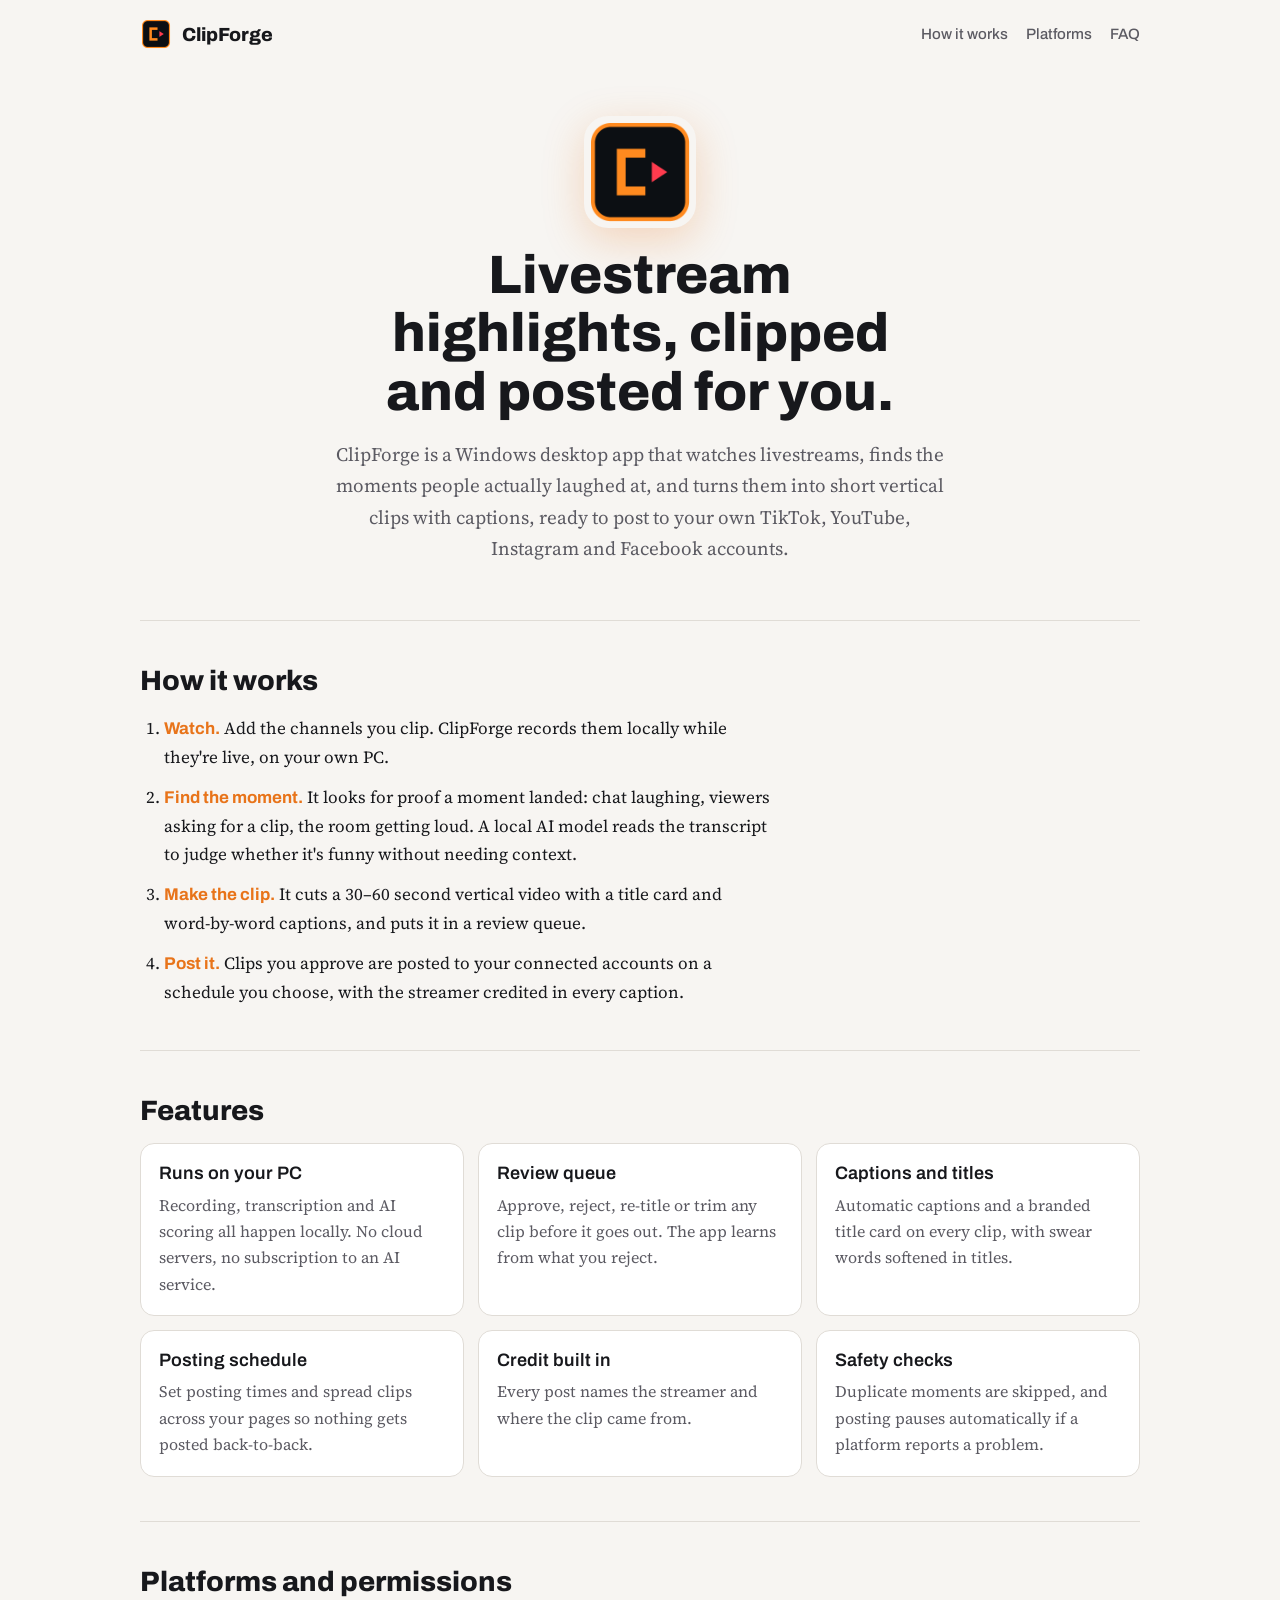
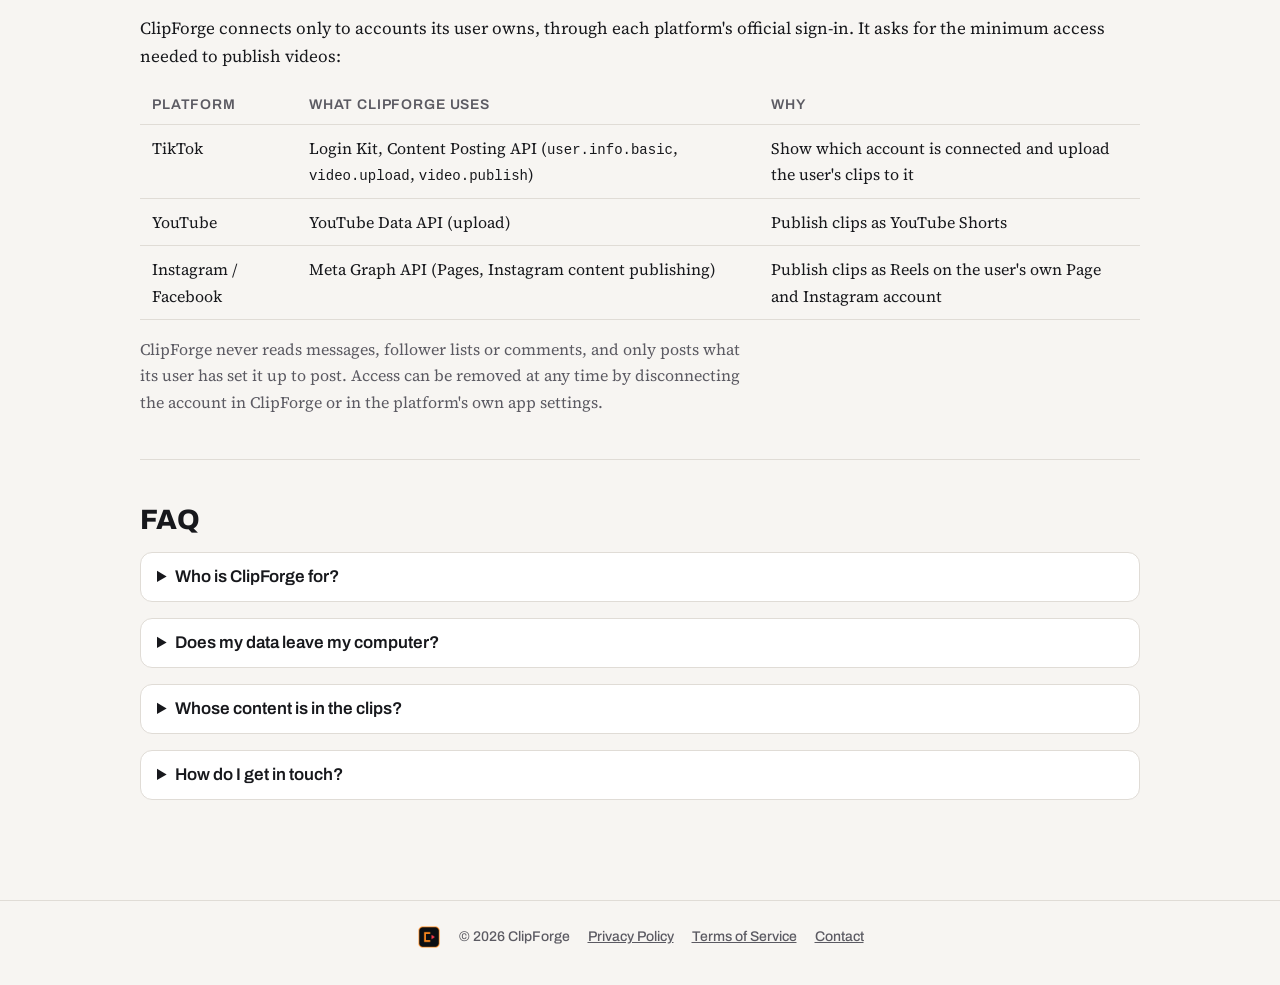
<file: index.html>
<!doctype html>
<html lang="en">
<head>
<meta charset="utf-8">
<meta name="viewport" content="width=device-width,initial-scale=1">
<title>ClipForge</title>
<meta name="description" content="ClipForge is a desktop app that finds the best moments in livestreams, turns them into captioned vertical clips, and posts them to the creator's own accounts.">
<link rel="icon" href="favicon.ico" sizes="any">
<link rel="icon" type="image/png" sizes="32x32" href="favicon-32.png">
<link rel="apple-touch-icon" href="apple-touch-icon.png">
<link rel="preconnect" href="https://fonts.googleapis.com">
<link rel="stylesheet" href="https://fonts.googleapis.com/css2?family=Archivo:wght@500;600;800&family=Source+Serif+4:opsz,wght@8..60,400;8..60,600&display=swap">
<link rel="stylesheet" href="site.css">
</head>
<body>
<nav class="top">
  <a class="logo" href="index.html"><img src="icon.png" alt="" width="32" height="32">ClipForge</a>
  <div class="links"><a href="#how">How it works</a><a href="#platforms">Platforms</a><a href="#faq">FAQ</a></div>
</nav>

<main>
  <section class="hero">
    <img class="hero-icon" src="icon.png" alt="ClipForge app icon" width="112" height="112">
    <h1>Livestream highlights, clipped and posted for you.</h1>
    <p class="lead">ClipForge is a Windows desktop app that watches livestreams, finds the moments people actually laughed at, and turns them into short vertical clips with captions, ready to post to your own TikTok, YouTube, Instagram and Facebook accounts.</p>
  </section>

  <section id="how" class="block">
    <h2>How it works</h2>
    <ol class="steps">
      <li><b>Watch.</b> Add the channels you clip. ClipForge records them locally while they're live, on your own PC.</li>
      <li><b>Find the moment.</b> It looks for proof a moment landed: chat laughing, viewers asking for a clip, the room getting loud. A local AI model reads the transcript to judge whether it's funny without needing context.</li>
      <li><b>Make the clip.</b> It cuts a 30–60 second vertical video with a title card and word-by-word captions, and puts it in a review queue.</li>
      <li><b>Post it.</b> Clips you approve are posted to your connected accounts on a schedule you choose, with the streamer credited in every caption.</li>
    </ol>
  </section>

  <section class="block">
    <h2>Features</h2>
    <div class="grid">
      <div class="card"><h3>Runs on your PC</h3><p>Recording, transcription and AI scoring all happen locally. No cloud servers, no subscription to an AI service.</p></div>
      <div class="card"><h3>Review queue</h3><p>Approve, reject, re-title or trim any clip before it goes out. The app learns from what you reject.</p></div>
      <div class="card"><h3>Captions and titles</h3><p>Automatic captions and a branded title card on every clip, with swear words softened in titles.</p></div>
      <div class="card"><h3>Posting schedule</h3><p>Set posting times and spread clips across your pages so nothing gets posted back-to-back.</p></div>
      <div class="card"><h3>Credit built in</h3><p>Every post names the streamer and where the clip came from.</p></div>
      <div class="card"><h3>Safety checks</h3><p>Duplicate moments are skipped, and posting pauses automatically if a platform reports a problem.</p></div>
    </div>
  </section>

  <section id="platforms" class="block">
    <h2>Platforms and permissions</h2>
    <p>ClipForge connects only to accounts its user owns, through each platform's official sign-in. It asks for the minimum access needed to publish videos:</p>
    <div class="table-wrap"><table>
      <thead><tr><th>Platform</th><th>What ClipForge uses</th><th>Why</th></tr></thead>
      <tbody>
        <tr><td>TikTok</td><td>Login Kit, Content Posting API (<code>user.info.basic</code>, <code>video.upload</code>, <code>video.publish</code>)</td><td>Show which account is connected and upload the user's clips to it</td></tr>
        <tr><td>YouTube</td><td>YouTube Data API (upload)</td><td>Publish clips as YouTube Shorts</td></tr>
        <tr><td>Instagram / Facebook</td><td>Meta Graph API (Pages, Instagram content publishing)</td><td>Publish clips as Reels on the user's own Page and Instagram account</td></tr>
      </tbody>
    </table></div>
    <p class="note">ClipForge never reads messages, follower lists or comments, and only posts what its user has set it up to post. Access can be removed at any time by disconnecting the account in ClipForge or in the platform's own app settings.</p>
  </section>

  <section id="faq" class="block">
    <h2>FAQ</h2>
    <details><summary>Who is ClipForge for?</summary><p>It's built and used by an independent creator in the United Kingdom to run his own clip pages (BFClippyTokky). It isn't sold or offered to other users at the moment.</p></details>
    <details><summary>Does my data leave my computer?</summary><p>Only the videos and captions you post, which go to the platform you're posting to. Login tokens are stored in Windows Credential Manager on your PC. See the <a href="privacy.html">Privacy Policy</a>.</p></details>
    <details><summary>Whose content is in the clips?</summary><p>Short highlights of public livestreams, credited to the streamer. Users are responsible for making sure they have the right to post what they clip; see the <a href="terms.html">Terms of Service</a>.</p></details>
    <details><summary>How do I get in touch?</summary><p>Email <a href="mailto:falconerbrad@gmail.com">falconerbrad@gmail.com</a>.</p></details>
  </section>
</main>

<footer>
  <img src="icon.png" alt="" width="24" height="24">
  <span>© 2026 ClipForge</span>
  <a href="privacy.html">Privacy Policy</a>
  <a href="terms.html">Terms of Service</a>
  <a href="mailto:falconerbrad@gmail.com">Contact</a>
</footer>
</body>
</html>
</file>
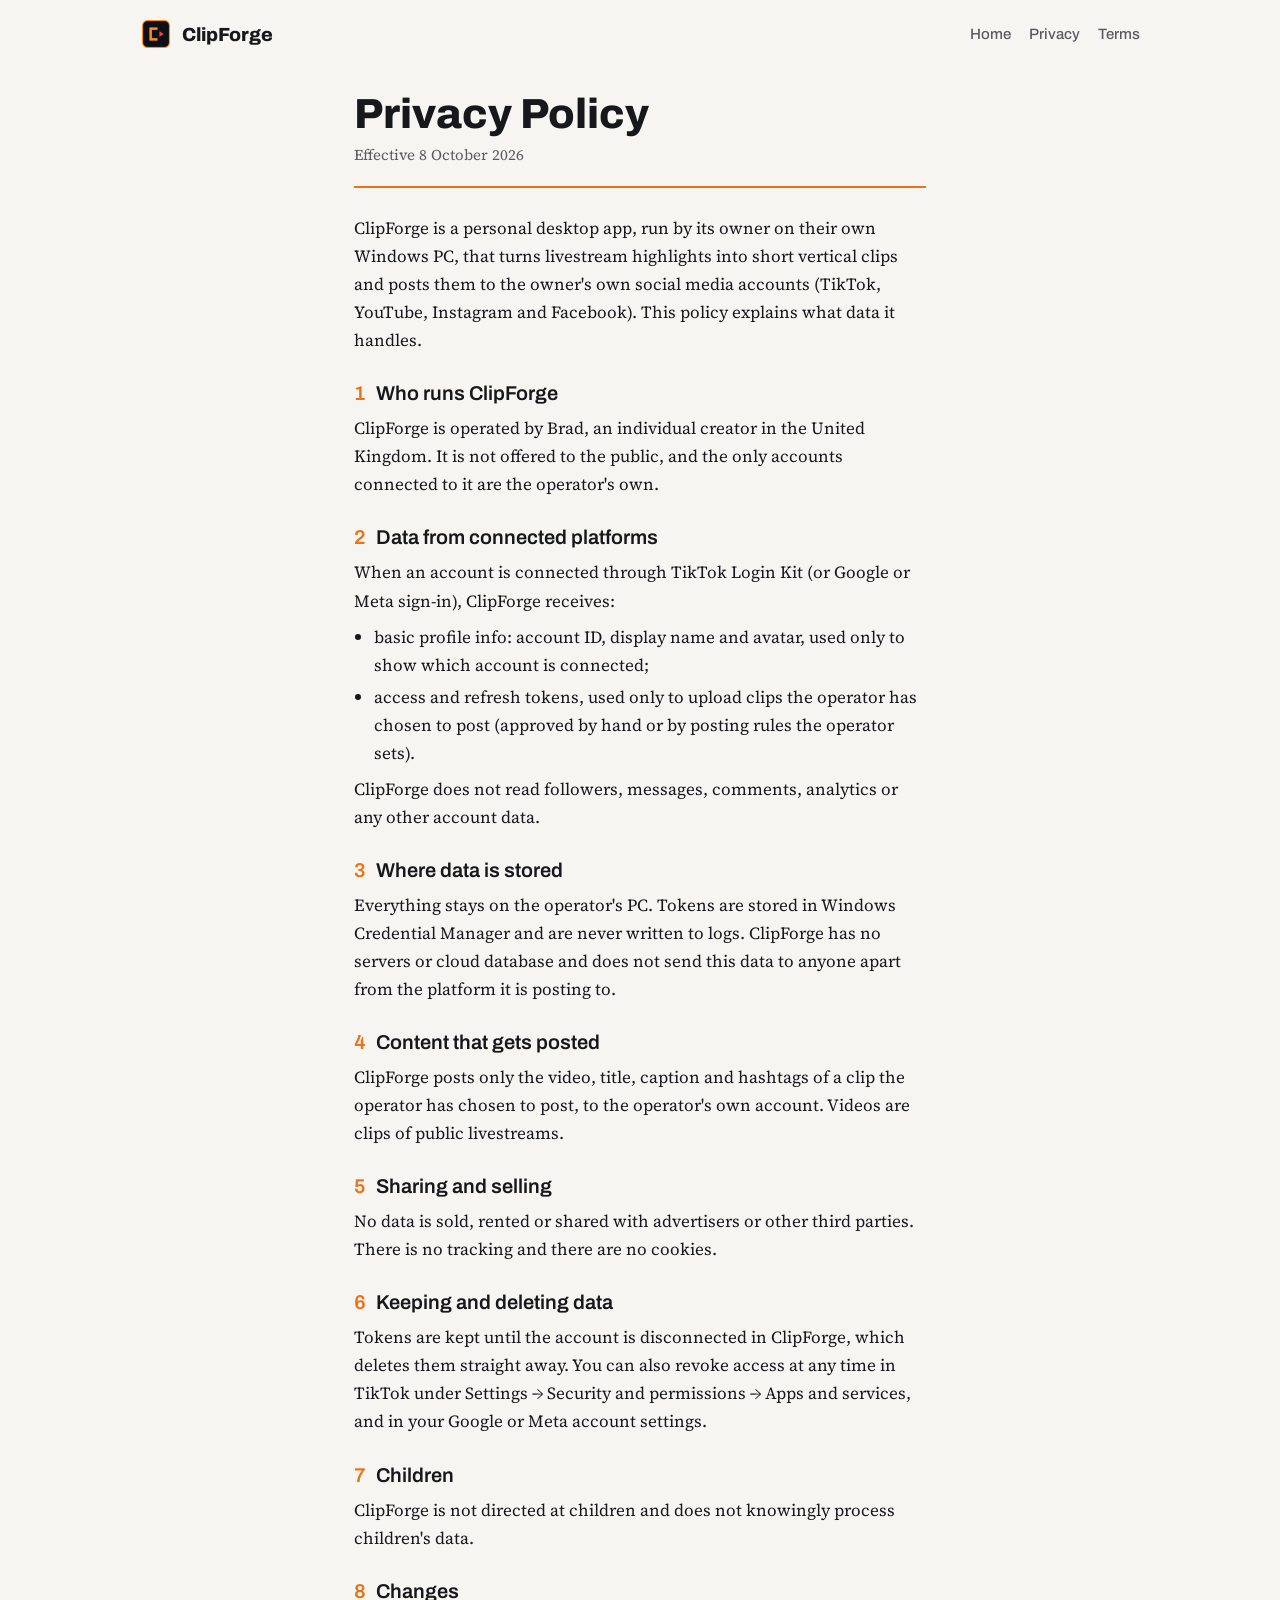
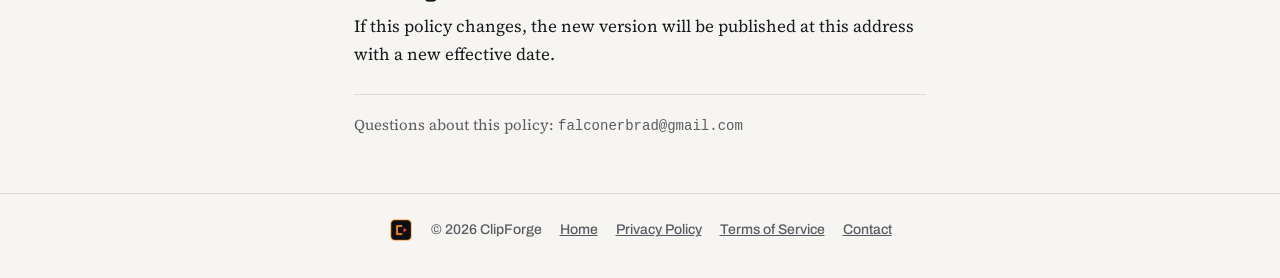
<file: privacy.html>
<!doctype html>
<html lang="en">
<head>
<meta charset="utf-8">
<meta name="viewport" content="width=device-width,initial-scale=1">
<title>ClipForge Privacy Policy</title>
<link rel="icon" href="favicon.ico" sizes="any">
<link rel="icon" type="image/png" sizes="32x32" href="favicon-32.png">
<link rel="apple-touch-icon" href="apple-touch-icon.png">
<link rel="preconnect" href="https://fonts.googleapis.com">
<link rel="stylesheet" href="https://fonts.googleapis.com/css2?family=Archivo:wght@500;600;800&family=Source+Serif+4:opsz,wght@8..60,400;8..60,600&display=swap">
<link rel="stylesheet" href="site.css">
</head>
<body>
<nav class="top">
  <a class="logo" href="index.html"><img src="icon.png" alt="" width="32" height="32">ClipForge</a>
  <div class="links"><a href="index.html">Home</a><a href="privacy.html">Privacy</a><a href="terms.html">Terms</a></div>
</nav>
<main class="doc">
<header><h1>Privacy Policy</h1><div class="meta">Effective 8 October 2026</div></header>
<p>ClipForge is a personal desktop app, run by its owner on their own Windows PC, that turns livestream highlights into short vertical clips and posts them to the owner's own social media accounts (TikTok, YouTube, Instagram and Facebook). This policy explains what data it handles.</p>
<section><h2><span>1</span>Who runs ClipForge</h2><p>ClipForge is operated by Brad, an individual creator in the United Kingdom. It is not offered to the public, and the only accounts connected to it are the operator's own.</p></section>
<section><h2><span>2</span>Data from connected platforms</h2><p>When an account is connected through TikTok Login Kit (or Google or Meta sign-in), ClipForge receives:</p><ul><li>basic profile info: account ID, display name and avatar, used only to show which account is connected;</li><li>access and refresh tokens, used only to upload clips the operator has chosen to post (approved by hand or by posting rules the operator sets).</li></ul><p>ClipForge does not read followers, messages, comments, analytics or any other account data.</p></section>
<section><h2><span>3</span>Where data is stored</h2><p>Everything stays on the operator's PC. Tokens are stored in Windows Credential Manager and are never written to logs. ClipForge has no servers or cloud database and does not send this data to anyone apart from the platform it is posting to.</p></section>
<section><h2><span>4</span>Content that gets posted</h2><p>ClipForge posts only the video, title, caption and hashtags of a clip the operator has chosen to post, to the operator's own account. Videos are clips of public livestreams.</p></section>
<section><h2><span>5</span>Sharing and selling</h2><p>No data is sold, rented or shared with advertisers or other third parties. There is no tracking and there are no cookies.</p></section>
<section><h2><span>6</span>Keeping and deleting data</h2><p>Tokens are kept until the account is disconnected in ClipForge, which deletes them straight away. You can also revoke access at any time in TikTok under Settings → Security and permissions → Apps and services, and in your Google or Meta account settings.</p></section>
<section><h2><span>7</span>Children</h2><p>ClipForge is not directed at children and does not knowingly process children's data.</p></section>
<section><h2><span>8</span>Changes</h2><p>If this policy changes, the new version will be published at this address with a new effective date.</p></section>
<p class="contact">Questions about this policy: <code>falconerbrad@gmail.com</code></p>
</main>
<footer>
  <img src="icon.png" alt="" width="24" height="24">
  <span>© 2026 ClipForge</span>
  <a href="index.html">Home</a>
  <a href="privacy.html">Privacy Policy</a>
  <a href="terms.html">Terms of Service</a>
  <a href="mailto:falconerbrad@gmail.com">Contact</a>
</footer>
</body>
</html>
</file>
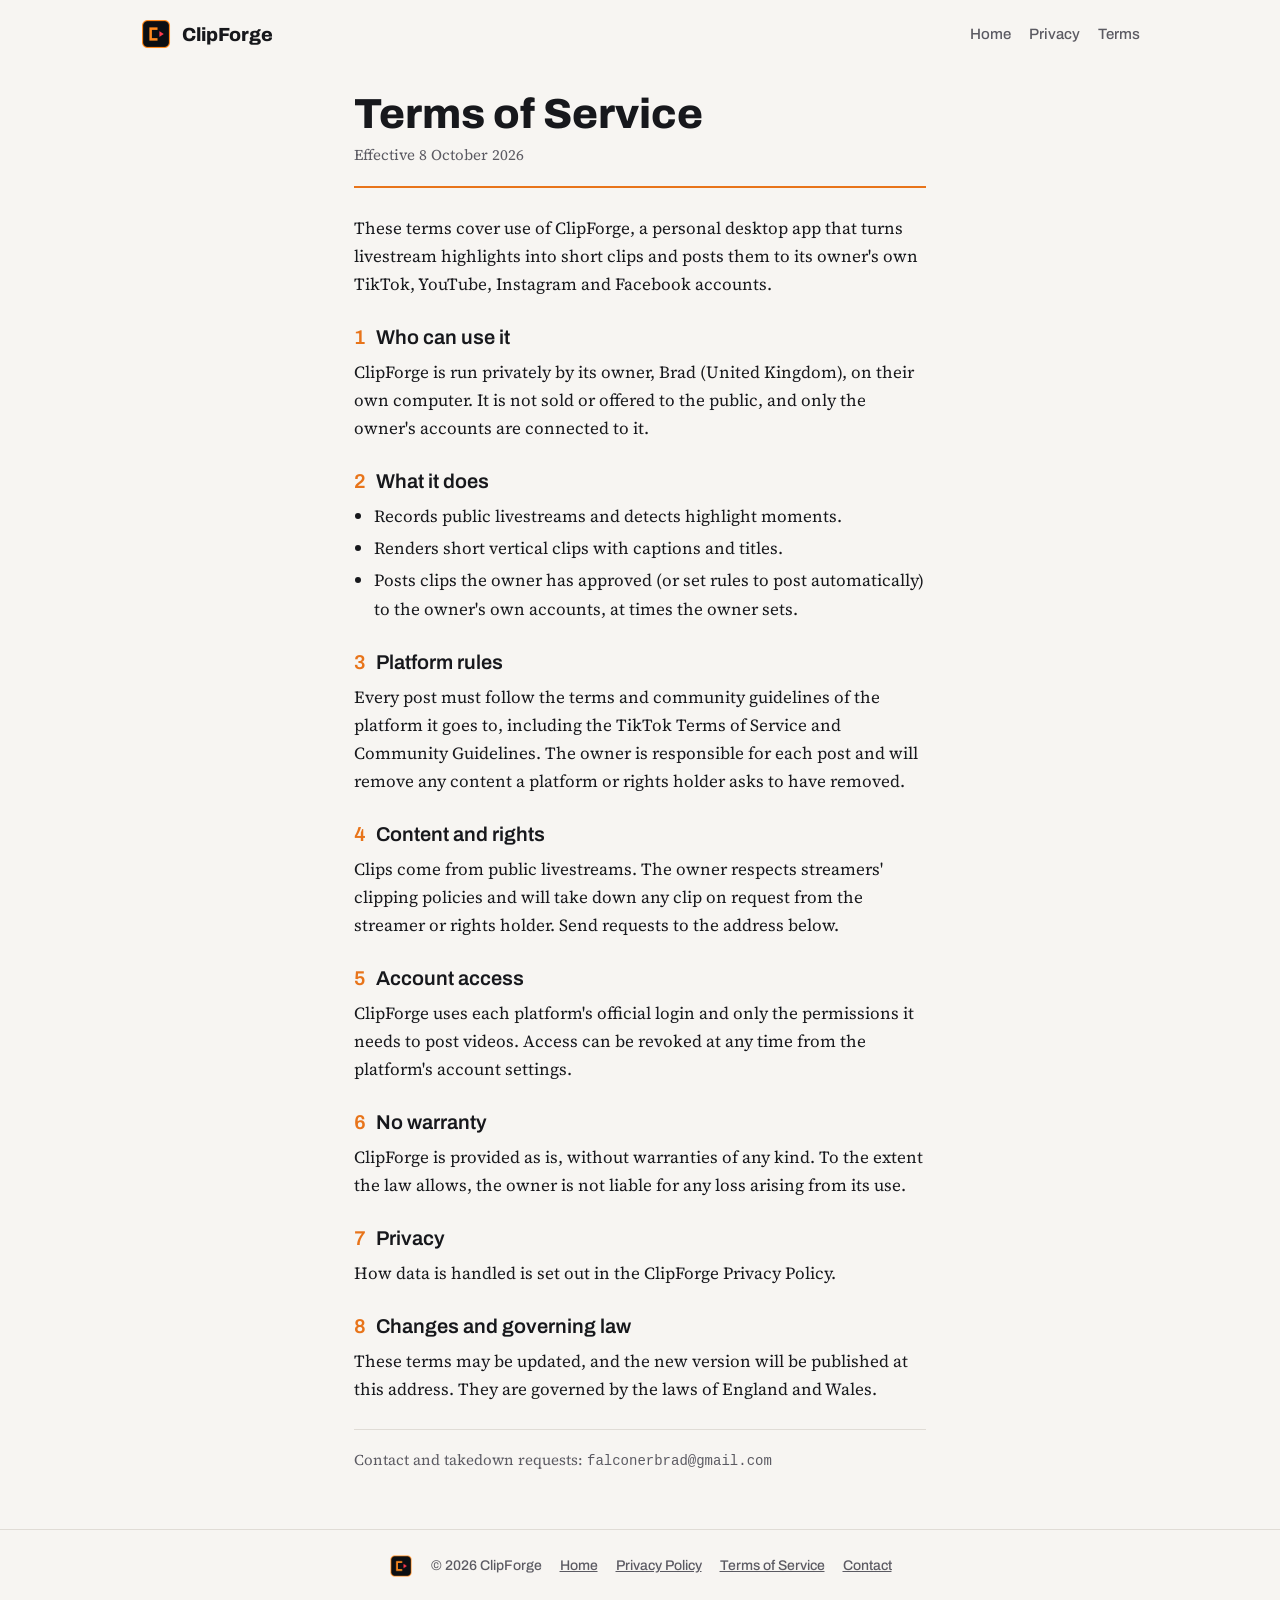
<file: terms.html>
<!doctype html>
<html lang="en">
<head>
<meta charset="utf-8">
<meta name="viewport" content="width=device-width,initial-scale=1">
<title>ClipForge Terms of Service</title>
<link rel="icon" href="favicon.ico" sizes="any">
<link rel="icon" type="image/png" sizes="32x32" href="favicon-32.png">
<link rel="apple-touch-icon" href="apple-touch-icon.png">
<link rel="preconnect" href="https://fonts.googleapis.com">
<link rel="stylesheet" href="https://fonts.googleapis.com/css2?family=Archivo:wght@500;600;800&family=Source+Serif+4:opsz,wght@8..60,400;8..60,600&display=swap">
<link rel="stylesheet" href="site.css">
</head>
<body>
<nav class="top">
  <a class="logo" href="index.html"><img src="icon.png" alt="" width="32" height="32">ClipForge</a>
  <div class="links"><a href="index.html">Home</a><a href="privacy.html">Privacy</a><a href="terms.html">Terms</a></div>
</nav>
<main class="doc">
<header><h1>Terms of Service</h1><div class="meta">Effective 8 October 2026</div></header>
<p>These terms cover use of ClipForge, a personal desktop app that turns livestream highlights into short clips and posts them to its owner's own TikTok, YouTube, Instagram and Facebook accounts.</p>
<section><h2><span>1</span>Who can use it</h2><p>ClipForge is run privately by its owner, Brad (United Kingdom), on their own computer. It is not sold or offered to the public, and only the owner's accounts are connected to it.</p></section>
<section><h2><span>2</span>What it does</h2><ul><li>Records public livestreams and detects highlight moments.</li><li>Renders short vertical clips with captions and titles.</li><li>Posts clips the owner has approved (or set rules to post automatically) to the owner's own accounts, at times the owner sets.</li></ul></section>
<section><h2><span>3</span>Platform rules</h2><p>Every post must follow the terms and community guidelines of the platform it goes to, including the TikTok Terms of Service and Community Guidelines. The owner is responsible for each post and will remove any content a platform or rights holder asks to have removed.</p></section>
<section><h2><span>4</span>Content and rights</h2><p>Clips come from public livestreams. The owner respects streamers' clipping policies and will take down any clip on request from the streamer or rights holder. Send requests to the address below.</p></section>
<section><h2><span>5</span>Account access</h2><p>ClipForge uses each platform's official login and only the permissions it needs to post videos. Access can be revoked at any time from the platform's account settings.</p></section>
<section><h2><span>6</span>No warranty</h2><p>ClipForge is provided as is, without warranties of any kind. To the extent the law allows, the owner is not liable for any loss arising from its use.</p></section>
<section><h2><span>7</span>Privacy</h2><p>How data is handled is set out in the ClipForge Privacy Policy.</p></section>
<section><h2><span>8</span>Changes and governing law</h2><p>These terms may be updated, and the new version will be published at this address. They are governed by the laws of England and Wales.</p></section>
<p class="contact">Contact and takedown requests: <code>falconerbrad@gmail.com</code></p>
</main>
<footer>
  <img src="icon.png" alt="" width="24" height="24">
  <span>© 2026 ClipForge</span>
  <a href="index.html">Home</a>
  <a href="privacy.html">Privacy Policy</a>
  <a href="terms.html">Terms of Service</a>
  <a href="mailto:falconerbrad@gmail.com">Contact</a>
</footer>
</body>
</html>
</file>
<file: site.css>
:root{
  --bg:#f7f5f2;--fg:#17181c;--muted:#5b5a62;--line:#e0dcd6;--card:#ffffff;--accent:#e8741a;--accent2:#ff3d50;
  --display:"Archivo",system-ui,sans-serif;--body:"Source Serif 4",Georgia,serif;color-scheme:light
}
@media (prefers-color-scheme:dark){:root:not([data-theme="light"]){
  --bg:#0e1015;--fg:#ecebef;--muted:#a3a1ab;--line:#262932;--card:#161921;--accent:#ff8a22;--accent2:#ff4a5c;color-scheme:dark}}
:root[data-theme="dark"]{--bg:#0e1015;--fg:#ecebef;--muted:#a3a1ab;--line:#262932;--card:#161921;--accent:#ff8a22;--accent2:#ff4a5c;color-scheme:dark}

*{box-sizing:border-box}
body{margin:0;background:var(--bg);color:var(--fg);font:17px/1.65 var(--body)}
a{color:var(--accent)}
code{font:14px ui-monospace,Consolas,monospace}

nav.top{display:flex;align-items:center;justify-content:space-between;gap:16px;flex-wrap:wrap;
  max-width:1040px;margin:0 auto;padding:18px 20px}
.logo{display:flex;align-items:center;gap:10px;font:800 19px/1 var(--display);color:var(--fg);text-decoration:none}
.logo img{border-radius:7px}
.links{display:flex;gap:18px;font:500 15px/1 var(--display)}
.links a{color:var(--muted);text-decoration:none}
.links a:hover{color:var(--accent)}

main{max-width:1040px;margin:0 auto;padding:0 20px 56px}
.hero{display:grid;justify-items:center;text-align:center;gap:18px;padding:48px 0 56px;border-bottom:1px solid var(--line)}
.hero-icon{border-radius:24px;box-shadow:0 12px 40px rgba(232,116,26,.25)}
h1{font:800 clamp(32px,5.6vw,54px)/1.08 var(--display);margin:0;max-width:18ch;text-wrap:balance}
.lead{max-width:62ch;margin:0;color:var(--muted);font-size:19px}

.block{padding:44px 0;border-bottom:1px solid var(--line);display:grid;gap:16px}
.block:last-of-type{border-bottom:0}
h2{font:800 28px/1.15 var(--display);margin:0}
h3{font:600 18px/1.3 var(--display);margin:0 0 6px}
p{margin:0}
.steps{margin:0;padding-left:1.4em;display:grid;gap:12px;max-width:70ch}
.steps b{font-family:var(--display);color:var(--accent)}
.grid{display:grid;grid-template-columns:repeat(auto-fit,minmax(240px,1fr));gap:14px}
.card{background:var(--card);border:1px solid var(--line);border-radius:14px;padding:18px}
.card p{color:var(--muted);font-size:16px}
.table-wrap{overflow-x:auto}
table{width:100%;border-collapse:collapse;font-size:16px;min-width:560px}
th,td{text-align:left;padding:10px 12px;border-bottom:1px solid var(--line);vertical-align:top}
th{font:600 14px/1.3 var(--display);text-transform:uppercase;letter-spacing:.06em;color:var(--muted)}
.note{color:var(--muted);font-size:16px;max-width:75ch}
details{background:var(--card);border:1px solid var(--line);border-radius:12px;padding:12px 16px}
summary{cursor:pointer;font:600 17px/1.4 var(--display)}
details p{margin-top:8px;color:var(--muted)}

/* legal pages */
.doc{max-width:68ch;margin:0 auto;display:grid;gap:26px;padding-top:24px}
.doc header{display:grid;gap:6px;border-bottom:2px solid var(--accent);padding-bottom:18px}
.doc h1{font-size:clamp(30px,5vw,42px)}
.meta{color:var(--muted);font-size:15px}
.doc section{display:grid;gap:8px}
.doc h2{font:600 20px/1.3 var(--display);display:flex;gap:10px}
.doc h2 span{color:var(--accent);font-variant-numeric:tabular-nums}
.doc ul{margin:0;padding-left:1.2em;display:grid;gap:4px}
.contact{border-top:1px solid var(--line);padding-top:18px;color:var(--muted);font-size:15px}

footer{display:flex;align-items:center;justify-content:center;gap:18px;flex-wrap:wrap;
  padding:24px 20px 36px;border-top:1px solid var(--line);color:var(--muted);font:500 14px/1 var(--display)}
footer img{border-radius:5px}
footer a{color:var(--muted)}
footer a:hover{color:var(--accent)}
</file>
